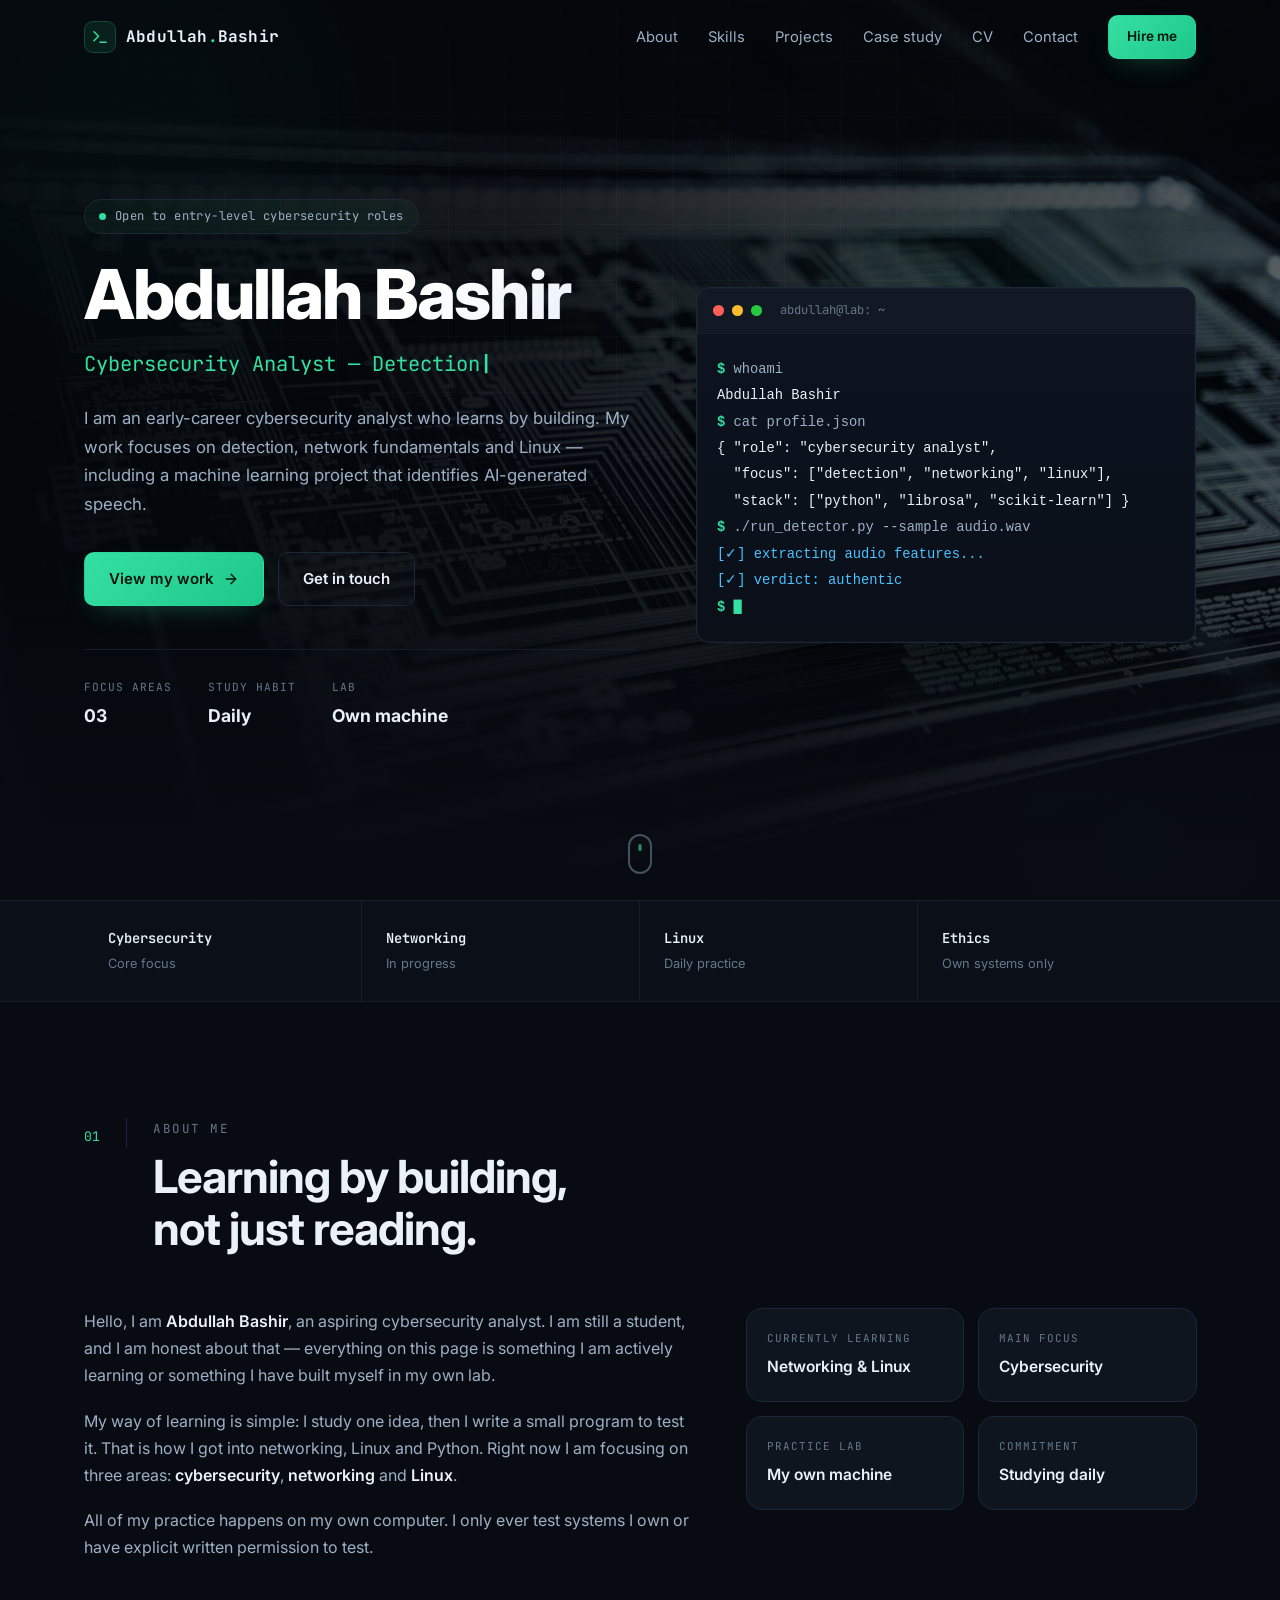
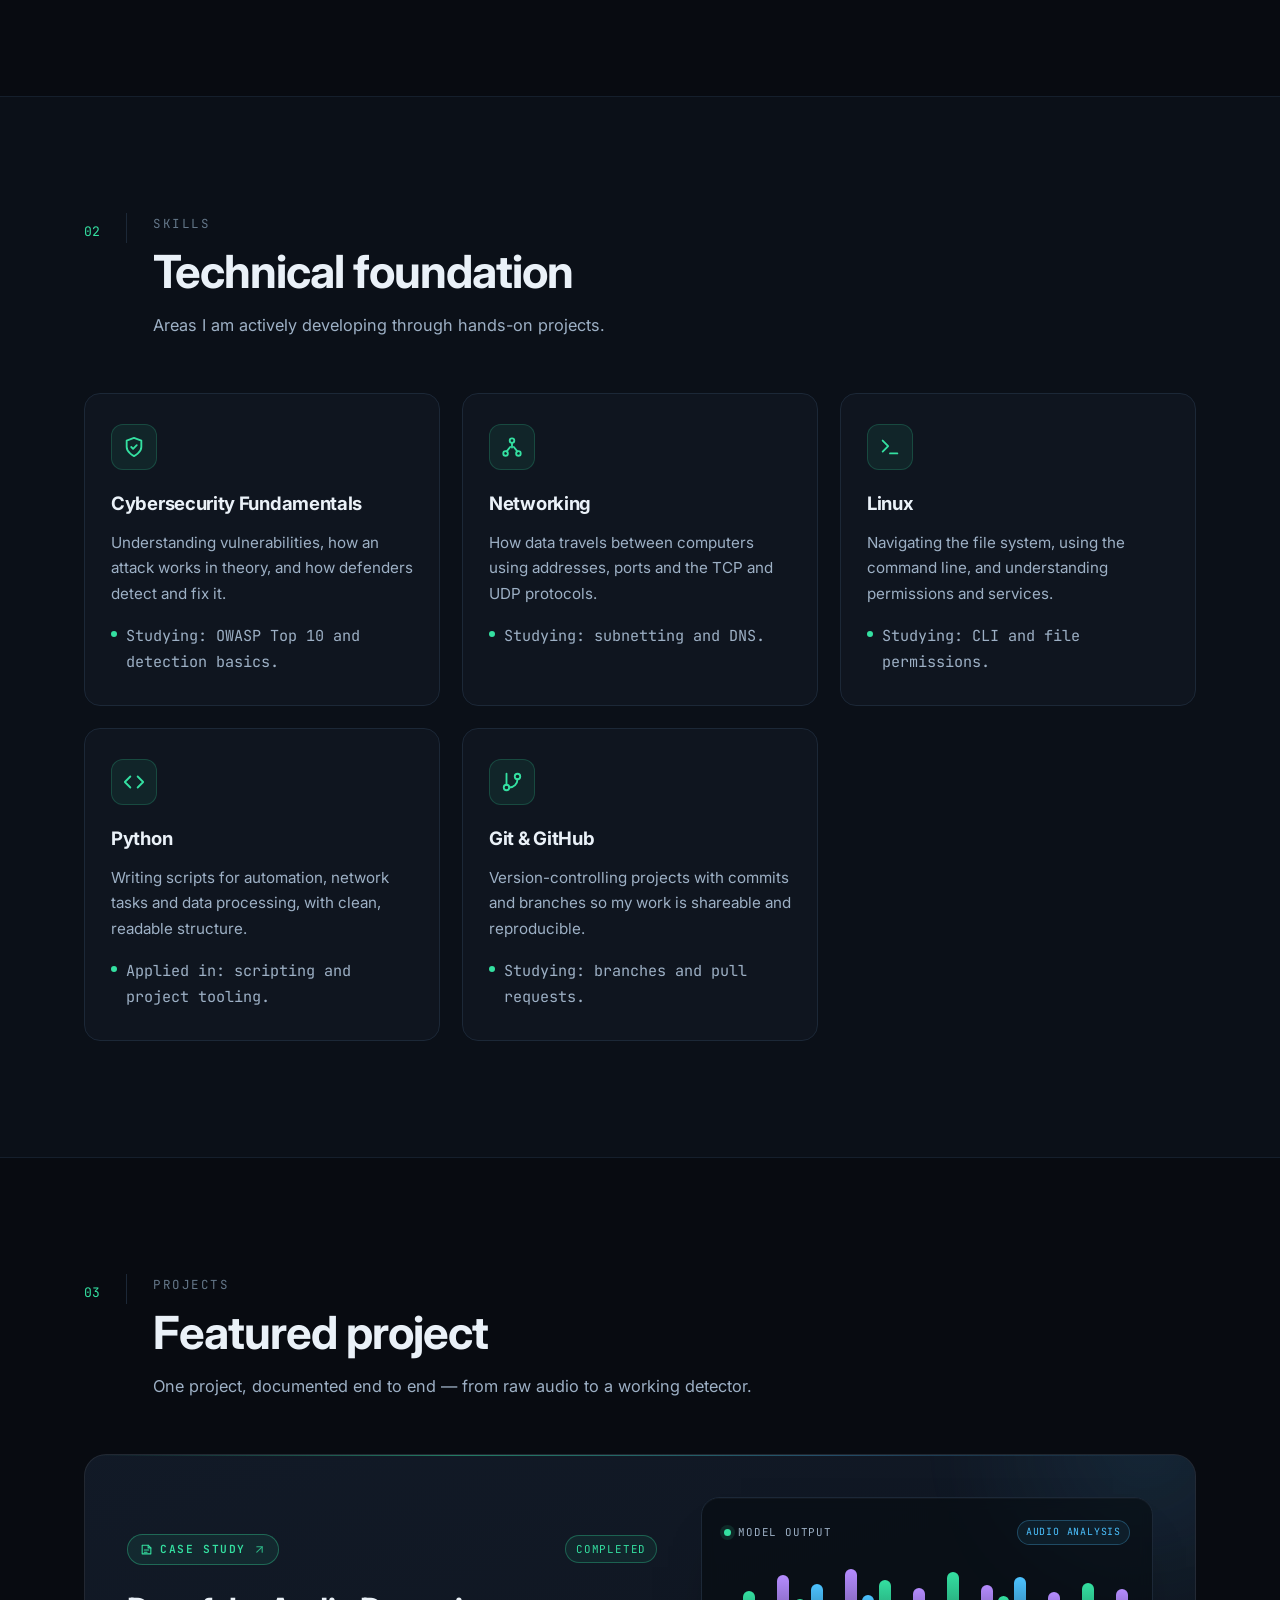
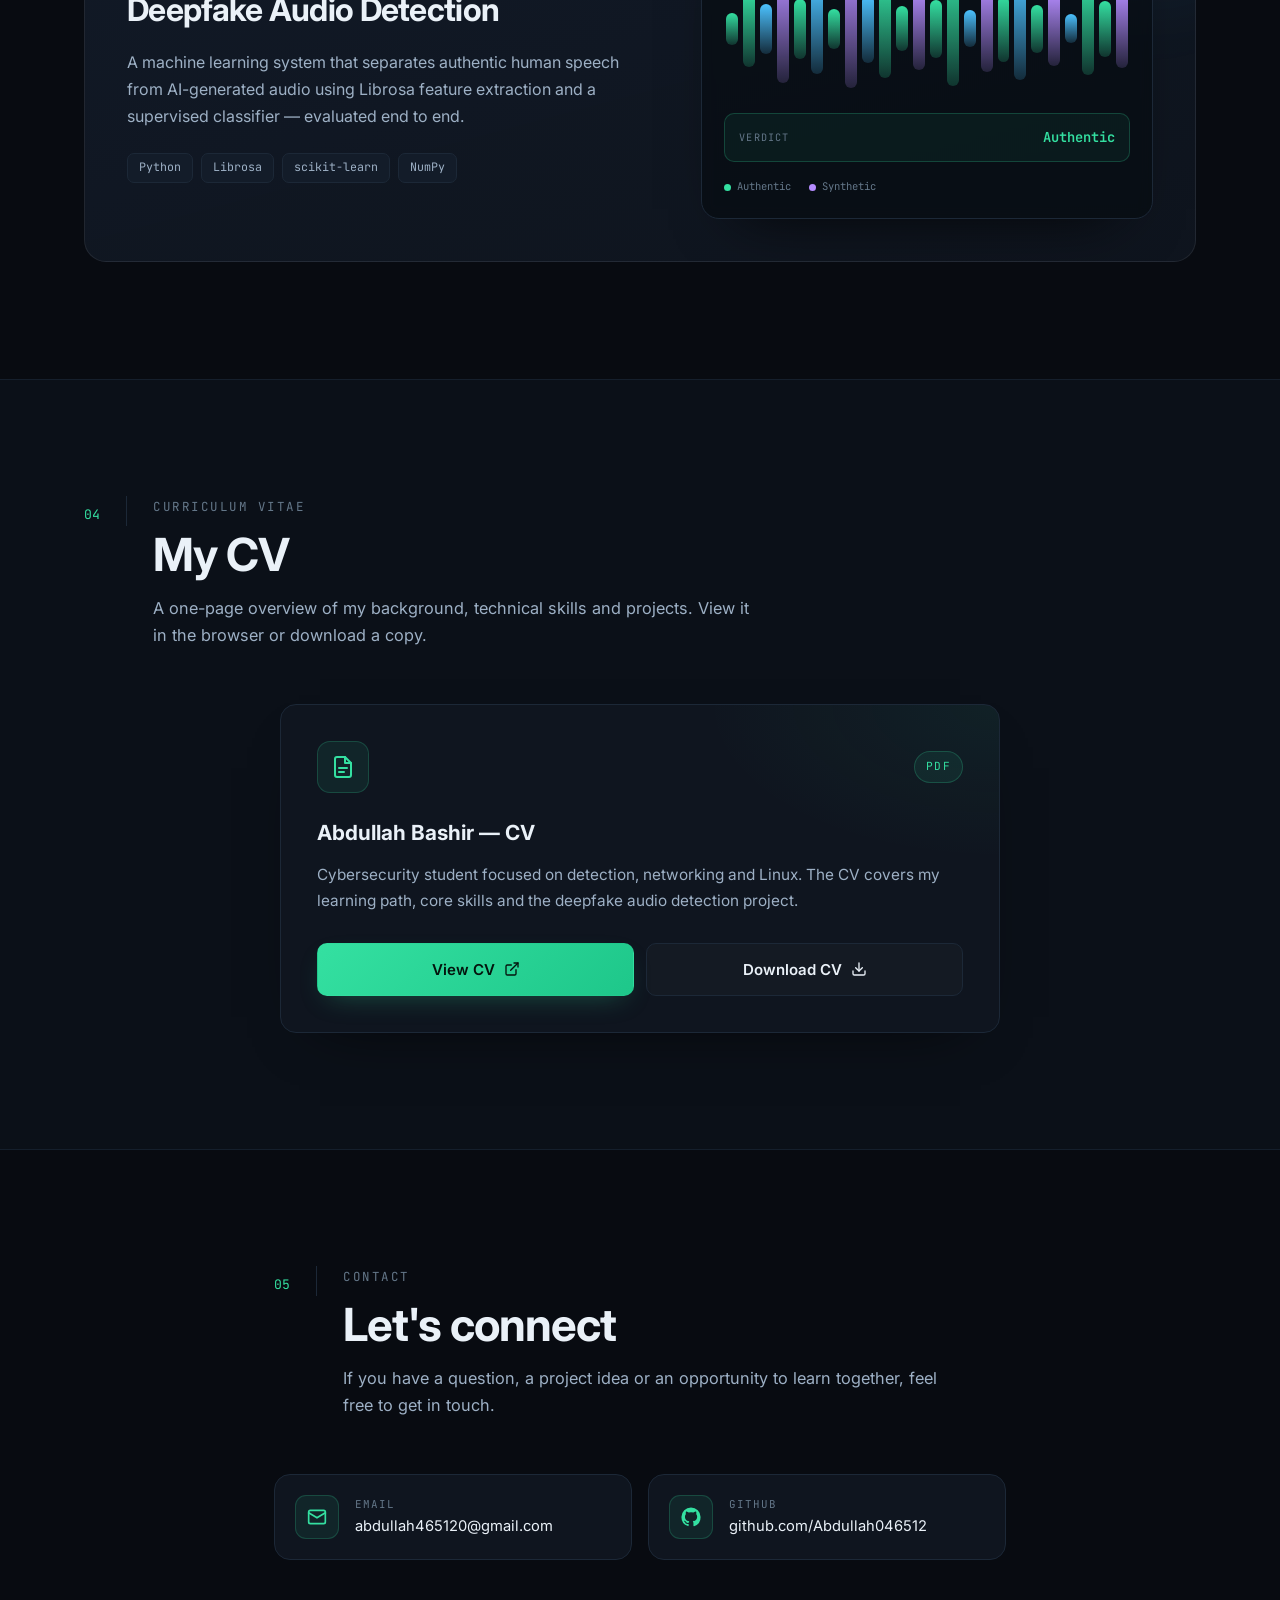
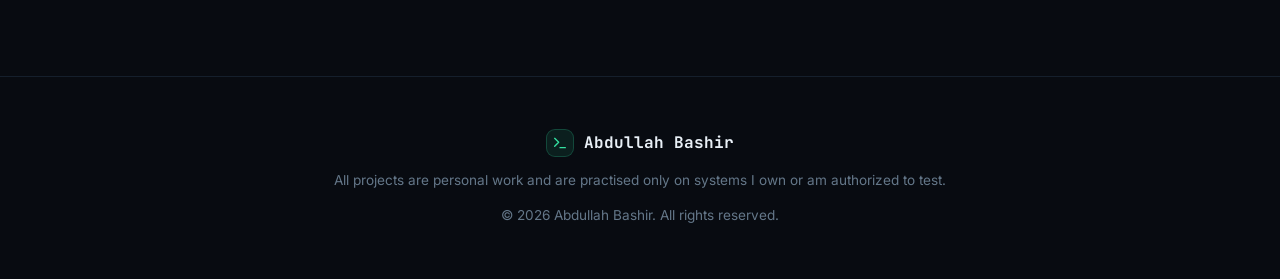
<file: index.html>
<!DOCTYPE html>
<html lang="en">
<head>
  <meta charset="UTF-8" />
  <meta name="viewport" content="width=device-width, initial-scale=1.0" />
  <meta name="description" content="Abdullah Bashir — early-career cybersecurity analyst focused on detection, networking and Linux. Building practical security tools with Python and machine learning." />
  <meta name="theme-color" content="#0a0e14" />
  <title>Abdullah Bashir | Cybersecurity Analyst &amp; Python Developer</title>
  <link rel="preconnect" href="https://fonts.googleapis.com" />
  <link rel="preconnect" href="https://fonts.gstatic.com" crossorigin />
  <link href="https://fonts.googleapis.com/css2?family=Inter:wght@400;500;600;700;800&family=JetBrains+Mono:wght@400;500;600;700&display=swap" rel="stylesheet" />
  <link rel="stylesheet" href="styles.css" />
</head>
<body>
  <a class="skip-link" href="#home">Skip to main content</a>

  <header class="site-header" id="siteHeader">
    <nav class="nav container" aria-label="Main navigation">
      <a href="#home" class="brand">
        <span class="brand-mark" aria-hidden="true">
          <svg viewBox="0 0 24 24" width="18" height="18" fill="none" stroke="currentColor" stroke-width="2" stroke-linecap="round" stroke-linejoin="round"><polyline points="4 17 10 11 4 5"></polyline><line x1="12" y1="19" x2="20" y2="19"></line></svg>
        </span>
        <span class="brand-text">Abdullah<span class="brand-dot">.</span>Bashir</span>
      </a>

      <button class="nav-toggle" id="navToggle" aria-label="Toggle menu" aria-expanded="false" aria-controls="navMenu">
        <span></span><span></span><span></span>
      </button>

      <ul class="nav-menu" id="navMenu">
        <li><a href="#about" class="nav-link">About</a></li>
        <li><a href="#skills" class="nav-link">Skills</a></li>
        <li><a href="#projects" class="nav-link">Projects</a></li>
        <li><a href="case-study.html" class="nav-link">Case study</a></li>
        <li><a href="#cv" class="nav-link">CV</a></li>
        <li><a href="#contact" class="nav-link">Contact</a></li>
        <li><a href="#contact" class="btn btn-sm btn-primary">Hire me</a></li>
      </ul>
    </nav>
  </header>

  <main>
    <!-- HERO -->
    <section class="hero" id="home">
      <div class="hero-bg" aria-hidden="true">
        <!-- Background photo: Unsplash (Unsplash License) -->
        <div class="hero-photo"></div>
        <span class="blob blob-1"></span>
        <span class="blob blob-2"></span>
        <span class="grid-overlay"></span>
      </div>

      <div class="container hero-grid">
        <div class="hero-content">
          <span class="status-pill" data-reveal>
            <span class="status-dot" aria-hidden="true"></span>
            Open to entry-level cybersecurity roles
          </span>

          <h1 class="hero-title" data-reveal>Abdullah Bashir</h1>

          <p class="hero-subtitle">
            <span id="typed" class="typed"></span><span class="cursor" aria-hidden="true">|</span>
          </p>

          <p class="hero-lead" data-reveal>
            I am an early-career cybersecurity analyst who learns by building. My work
            focuses on detection, network fundamentals and Linux — including a machine
            learning project that identifies AI-generated speech.
          </p>

          <div class="hero-actions" data-reveal>
            <a href="#projects" class="btn btn-primary">
              View my work
              <svg viewBox="0 0 24 24" width="16" height="16" fill="none" stroke="currentColor" stroke-width="2" stroke-linecap="round" stroke-linejoin="round"><line x1="5" y1="12" x2="19" y2="12"></line><polyline points="12 5 19 12 12 19"></polyline></svg>
            </a>
            <a href="#contact" class="btn btn-ghost">Get in touch</a>
          </div>

          <dl class="hero-stats" data-reveal>
            <div>
              <dt>Focus areas</dt>
              <dd>03</dd>
            </div>
            <div>
              <dt>Study habit</dt>
              <dd>Daily</dd>
            </div>
            <div>
              <dt>Lab</dt>
              <dd>Own machine</dd>
            </div>
          </dl>
        </div>

        <!-- Terminal mockup -->
        <div class="hero-terminal" data-reveal aria-hidden="true">
          <div class="terminal">
            <div class="terminal-bar">
              <span class="dot dot-r"></span>
              <span class="dot dot-y"></span>
              <span class="dot dot-g"></span>
              <span class="terminal-title">abdullah@lab: ~</span>
            </div>
            <pre class="terminal-body"><code><span class="t-prompt">$</span> whoami
<span class="t-out">Abdullah Bashir</span>
<span class="t-prompt">$</span> cat profile.json
<span class="t-out">{ "role": "cybersecurity analyst",</span>
<span class="t-out">  "focus": ["detection", "networking", "linux"],</span>
<span class="t-out">  "stack": ["python", "librosa", "scikit-learn"] }</span>
<span class="t-prompt">$</span> ./run_detector.py --sample audio.wav
<span class="t-ok">[&#10003;] extracting audio features...</span>
<span class="t-ok">[&#10003;] verdict: authentic</span>
<span class="t-prompt">$</span> <span class="t-cursor">&#9608;</span></code></pre>
          </div>
          <div class="terminal-glow" aria-hidden="true"></div>
        </div>
      </div>

      <a href="#about" class="scroll-hint" aria-label="Scroll to about section">
        <span class="mouse"><span class="wheel"></span></span>
      </a>
    </section>

    <!-- STATS STRIP -->
    <section class="strip" aria-label="Highlights">
      <div class="container strip-inner">
        <div class="strip-item" data-reveal><span class="strip-k">Cybersecurity</span><span class="strip-v">Core focus</span></div>
        <div class="strip-item" data-reveal><span class="strip-k">Networking</span><span class="strip-v">In progress</span></div>
        <div class="strip-item" data-reveal><span class="strip-k">Linux</span><span class="strip-v">Daily practice</span></div>
        <div class="strip-item" data-reveal><span class="strip-k">Ethics</span><span class="strip-v">Own systems only</span></div>
      </div>
    </section>

    <!-- ABOUT -->
    <section class="section" id="about">
      <div class="container">
        <div class="section-head" data-reveal>
          <span class="section-index">01</span>
          <div>
            <p class="eyebrow">About me</p>
            <h2 class="section-title">Learning by building,<br />not just reading.</h2>
          </div>
        </div>

        <div class="about-grid">
          <div class="about-copy" data-reveal>
            <p>
              Hello, I am <strong>Abdullah Bashir</strong>, an aspiring cybersecurity
              analyst. I am still a student, and I am honest about that — everything on
              this page is something I am actively learning or something I have built
              myself in my own lab.
            </p>
            <p>
              My way of learning is simple: I study one idea, then I write a small program
              to test it. That is how I got into networking, Linux and Python. Right now I
              am focusing on three areas: <strong>cybersecurity</strong>,
              <strong>networking</strong> and <strong>Linux</strong>.
            </p>
            <p>
              All of my practice happens on my own computer. I only ever test systems I own
              or have explicit written permission to test.
            </p>
          </div>

          <div class="stat-cards" data-reveal>
            <div class="stat-card">
              <span class="stat-label">Currently learning</span>
              <span class="stat-value">Networking &amp; Linux</span>
            </div>
            <div class="stat-card">
              <span class="stat-label">Main focus</span>
              <span class="stat-value">Cybersecurity</span>
            </div>
            <div class="stat-card">
              <span class="stat-label">Practice lab</span>
              <span class="stat-value">My own machine</span>
            </div>
            <div class="stat-card">
              <span class="stat-label">Commitment</span>
              <span class="stat-value">Studying daily</span>
            </div>
          </div>
        </div>
      </div>
    </section>

    <!-- SKILLS -->
    <section class="section section-alt" id="skills">
      <div class="container">
        <div class="section-head" data-reveal>
          <span class="section-index">02</span>
          <div>
            <p class="eyebrow">Skills</p>
            <h2 class="section-title">Technical foundation</h2>
            <p class="section-lead">Areas I am actively developing through hands-on projects.</p>
          </div>
        </div>

        <div class="card-grid">
          <article class="card skill-card" data-reveal>
            <div class="card-icon" aria-hidden="true">
              <svg viewBox="0 0 24 24" width="22" height="22" fill="none" stroke="currentColor" stroke-width="2" stroke-linecap="round" stroke-linejoin="round"><path d="M12 22s8-4 8-10V5l-8-3-8 3v7c0 6 8 10 8 10z"></path><polyline points="9 12 11 14 15 10"></polyline></svg>
            </div>
            <h3>Cybersecurity Fundamentals</h3>
            <p>Understanding vulnerabilities, how an attack works in theory, and how defenders detect and fix it.</p>
            <p class="card-note">Studying: OWASP Top 10 and detection basics.</p>
          </article>

          <article class="card skill-card" data-reveal>
            <div class="card-icon" aria-hidden="true">
              <svg viewBox="0 0 24 24" width="22" height="22" fill="none" stroke="currentColor" stroke-width="2" stroke-linecap="round" stroke-linejoin="round"><circle cx="12" cy="5" r="2.5"></circle><circle cx="5" cy="19" r="2.5"></circle><circle cx="19" cy="19" r="2.5"></circle><path d="M12 7.5v5M10 12l-4 5M14 12l4 5"></path></svg>
            </div>
            <h3>Networking</h3>
            <p>How data travels between computers using addresses, ports and the TCP and UDP protocols.</p>
            <p class="card-note">Studying: subnetting and DNS.</p>
          </article>

          <article class="card skill-card" data-reveal>
            <div class="card-icon" aria-hidden="true">
              <svg viewBox="0 0 24 24" width="22" height="22" fill="none" stroke="currentColor" stroke-width="2" stroke-linecap="round" stroke-linejoin="round"><polyline points="4 17 10 11 4 5"></polyline><line x1="12" y1="19" x2="20" y2="19"></line></svg>
            </div>
            <h3>Linux</h3>
            <p>Navigating the file system, using the command line, and understanding permissions and services.</p>
            <p class="card-note">Studying: CLI and file permissions.</p>
          </article>

          <article class="card skill-card" data-reveal>
            <div class="card-icon" aria-hidden="true">
              <svg viewBox="0 0 24 24" width="22" height="22" fill="none" stroke="currentColor" stroke-width="2" stroke-linecap="round" stroke-linejoin="round"><polyline points="16 18 22 12 16 6"></polyline><polyline points="8 6 2 12 8 18"></polyline></svg>
            </div>
            <h3>Python</h3>
            <p>Writing scripts for automation, network tasks and data processing, with clean, readable structure.</p>
            <p class="card-note">Applied in: scripting and project tooling.</p>
          </article>

          <article class="card skill-card" data-reveal>
            <div class="card-icon" aria-hidden="true">
              <svg viewBox="0 0 24 24" width="22" height="22" fill="none" stroke="currentColor" stroke-width="2" stroke-linecap="round" stroke-linejoin="round"><line x1="6" y1="3" x2="6" y2="15"></line><circle cx="18" cy="6" r="3"></circle><circle cx="6" cy="18" r="3"></circle><path d="M18 9a9 9 0 0 1-9 9"></path></svg>
            </div>
            <h3>Git &amp; GitHub</h3>
            <p>Version-controlling projects with commits and branches so my work is shareable and reproducible.</p>
            <p class="card-note">Studying: branches and pull requests.</p>
          </article>
        </div>
      </div>
    </section>

    <!-- PROJECTS -->
    <section class="section" id="projects">
      <div class="container">
        <div class="section-head" data-reveal>
          <span class="section-index">03</span>
          <div>
            <p class="eyebrow">Projects</p>
            <h2 class="section-title">Featured project</h2>
            <p class="section-lead">One project, documented end to end — from raw audio to a working detector.</p>
          </div>
        </div>

        <a class="featured-project" href="case-study.html" data-reveal aria-label="Open the Deepfake Audio Detection case study">
          <div class="featured-copy">
            <div class="project-top">
              <span class="case-label">
                <svg viewBox="0 0 24 24" width="13" height="13" fill="none" stroke="currentColor" stroke-width="2" stroke-linecap="round" stroke-linejoin="round" aria-hidden="true"><path d="M4 4h11l5 5v11H4z"></path><path d="M15 4v5h5"></path><path d="M8 13h8M8 17h5"></path></svg>
                Case Study
                <svg viewBox="0 0 24 24" width="13" height="13" fill="none" stroke="currentColor" stroke-width="2" stroke-linecap="round" stroke-linejoin="round" aria-hidden="true"><line x1="7" y1="17" x2="17" y2="7"></line><polyline points="7 7 17 7 17 17"></polyline></svg>
              </span>
              <span class="badge badge-done">Completed</span>
            </div>
            <h3>Deepfake Audio Detection</h3>
            <p>
              A machine learning system that separates authentic human speech from
              AI-generated audio using Librosa feature extraction and a supervised
              classifier — evaluated end to end.
            </p>

            <ul class="tags" aria-label="Built with">
              <li>Python</li>
              <li>Librosa</li>
              <li>scikit-learn</li>
              <li>NumPy</li>
            </ul>
          </div>

          <div class="featured-visual" aria-hidden="true">
            <div class="wave-card">
              <div class="wave-card-top">
                <span class="wave-status"><i></i>model output</span>
                <span class="wave-tag">audio analysis</span>
              </div>
              <div class="waveform">
                <span style="--h: 24%"></span><span style="--h: 58%"></span><span style="--h: 38%"></span><span style="--h: 82%"></span><span style="--h: 46%"></span><span style="--h: 68%"></span><span style="--h: 30%"></span><span style="--h: 90%"></span><span style="--h: 52%"></span><span style="--h: 74%"></span><span style="--h: 34%"></span><span style="--h: 62%"></span><span style="--h: 44%"></span><span style="--h: 86%"></span><span style="--h: 28%"></span><span style="--h: 66%"></span><span style="--h: 50%"></span><span style="--h: 78%"></span><span style="--h: 36%"></span><span style="--h: 56%"></span><span style="--h: 22%"></span><span style="--h: 70%"></span><span style="--h: 42%"></span><span style="--h: 60%"></span>
              </div>
              <div class="wave-verdict">
                <span class="verdict-label">Verdict</span>
                <span class="verdict-value">Authentic</span>
              </div>
              <div class="wave-legend">
                <span><i class="lg-real"></i>Authentic</span>
                <span><i class="lg-fake"></i>Synthetic</span>
              </div>
            </div>
          </div>
        </a>
      </div>
    </section>

    <!-- CV -->
    <section class="section section-alt" id="cv">
      <div class="container">
        <div class="section-head" data-reveal>
          <span class="section-index">04</span>
          <div>
            <p class="eyebrow">Curriculum Vitae</p>
            <h2 class="section-title">My CV</h2>
            <p class="section-lead">A one-page overview of my background, technical skills and projects. View it in the browser or download a copy.</p>
          </div>
        </div>

        <div class="cv-card" data-reveal>
          <div class="cv-top">
            <span class="cv-icon" aria-hidden="true">
              <svg viewBox="0 0 24 24" width="24" height="24" fill="none" stroke="currentColor" stroke-width="2" stroke-linecap="round" stroke-linejoin="round"><path d="M14 2H6a2 2 0 0 0-2 2v16a2 2 0 0 0 2 2h12a2 2 0 0 0 2-2V8z"></path><polyline points="14 2 14 8 20 8"></polyline><line x1="8" y1="13" x2="16" y2="13"></line><line x1="8" y1="17" x2="13" y2="17"></line></svg>
            </span>
            <span class="cv-badge">PDF</span>
          </div>
          <h3>Abdullah Bashir — CV</h3>
          <p>
            Cybersecurity student focused on detection, networking and Linux. The CV covers my
            learning path, core skills and the deepfake audio detection project.
          </p>

          <div class="cv-actions">
            <a class="btn btn-primary" href="Abdullah-Bashir-CV.pdf" target="_blank" rel="noopener noreferrer">
              View CV
              <svg viewBox="0 0 24 24" width="16" height="16" fill="none" stroke="currentColor" stroke-width="2" stroke-linecap="round" stroke-linejoin="round"><path d="M15 3h6v6"></path><path d="M10 14 21 3"></path><path d="M18 13v6a2 2 0 0 1-2 2H5a2 2 0 0 1-2-2V8a2 2 0 0 1 2-2h6"></path></svg>
            </a>
            <a class="btn btn-ghost" href="Abdullah-Bashir-CV.pdf" download="Abdullah-Bashir-CV.pdf">
              Download CV
              <svg viewBox="0 0 24 24" width="16" height="16" fill="none" stroke="currentColor" stroke-width="2" stroke-linecap="round" stroke-linejoin="round"><path d="M21 15v4a2 2 0 0 1-2 2H5a2 2 0 0 1-2-2v-4"></path><polyline points="7 10 12 15 17 10"></polyline><line x1="12" y1="15" x2="12" y2="3"></line></svg>
            </a>
          </div>
        </div>
      </div>
    </section>

    <!-- CONTACT -->
    <section class="section" id="contact">
      <div class="container contact-wrap">
        <div class="section-head" data-reveal>
          <span class="section-index">05</span>
          <div>
            <p class="eyebrow">Contact</p>
            <h2 class="section-title">Let's connect</h2>
            <p class="section-lead">If you have a question, a project idea or an opportunity to learn together, feel free to get in touch.</p>
          </div>
        </div>

        <div class="contact-links" data-reveal>
          <a class="contact-btn" href="mailto:abdullah465120@gmail.com">
            <span class="contact-icon" aria-hidden="true">
              <svg viewBox="0 0 24 24" width="20" height="20" fill="none" stroke="currentColor" stroke-width="2" stroke-linecap="round" stroke-linejoin="round"><rect x="2" y="4" width="20" height="16" rx="2"></rect><path d="m22 7-10 6L2 7"></path></svg>
            </span>
            <span class="contact-text">
              <span class="contact-key">Email</span>
              <span class="contact-val">abdullah465120@gmail.com</span>
            </span>
          </a>

          <a class="contact-btn" href="https://github.com/Abdullah046512" target="_blank" rel="noopener noreferrer">
            <span class="contact-icon" aria-hidden="true">
              <svg viewBox="0 0 24 24" width="20" height="20" fill="currentColor"><path d="M12 .5A11.5 11.5 0 0 0 .5 12a11.5 11.5 0 0 0 7.86 10.94c.58.1.79-.25.79-.56v-2c-3.2.7-3.88-1.37-3.88-1.37-.53-1.34-1.3-1.7-1.3-1.7-1.06-.72.08-.71.08-.71 1.17.08 1.79 1.2 1.79 1.2 1.04 1.79 2.73 1.27 3.4.97.1-.76.41-1.27.74-1.56-2.55-.29-5.24-1.28-5.24-5.68 0-1.25.45-2.28 1.19-3.08-.12-.29-.51-1.46.11-3.05 0 0 .96-.31 3.15 1.18a10.9 10.9 0 0 1 5.74 0c2.18-1.49 3.14-1.18 3.14-1.18.63 1.59.24 2.76.12 3.05.74.8 1.19 1.83 1.19 3.08 0 4.41-2.69 5.38-5.25 5.67.42.36.79 1.07.79 2.16v3.2c0 .31.21.67.8.56A11.5 11.5 0 0 0 23.5 12 11.5 11.5 0 0 0 12 .5z"/></svg>
            </span>
            <span class="contact-text">
              <span class="contact-key">GitHub</span>
              <span class="contact-val">github.com/Abdullah046512</span>
            </span>
          </a>
        </div>
      </div>
    </section>
  </main>

  <footer class="site-footer">
    <div class="container footer-inner">
      <div class="footer-brand">
        <span class="brand-mark" aria-hidden="true">
          <svg viewBox="0 0 24 24" width="16" height="16" fill="none" stroke="currentColor" stroke-width="2" stroke-linecap="round" stroke-linejoin="round"><polyline points="4 17 10 11 4 5"></polyline><line x1="12" y1="19" x2="20" y2="19"></line></svg>
        </span>
        Abdullah Bashir
      </div>
      <p class="footer-note">All projects are personal work and are practised only on systems I own or am authorized to test.</p>
      <p class="footer-copy">&copy; <span id="year">2026</span> Abdullah Bashir. All rights reserved.</p>
    </div>
  </footer>

  <button class="to-top" id="toTop" aria-label="Back to top">
    <svg viewBox="0 0 24 24" width="18" height="18" fill="none" stroke="currentColor" stroke-width="2" stroke-linecap="round" stroke-linejoin="round"><line x1="12" y1="19" x2="12" y2="5"></line><polyline points="5 12 12 5 19 12"></polyline></svg>
  </button>

  <script src="script.js"></script>
</body>
</html>
</file>
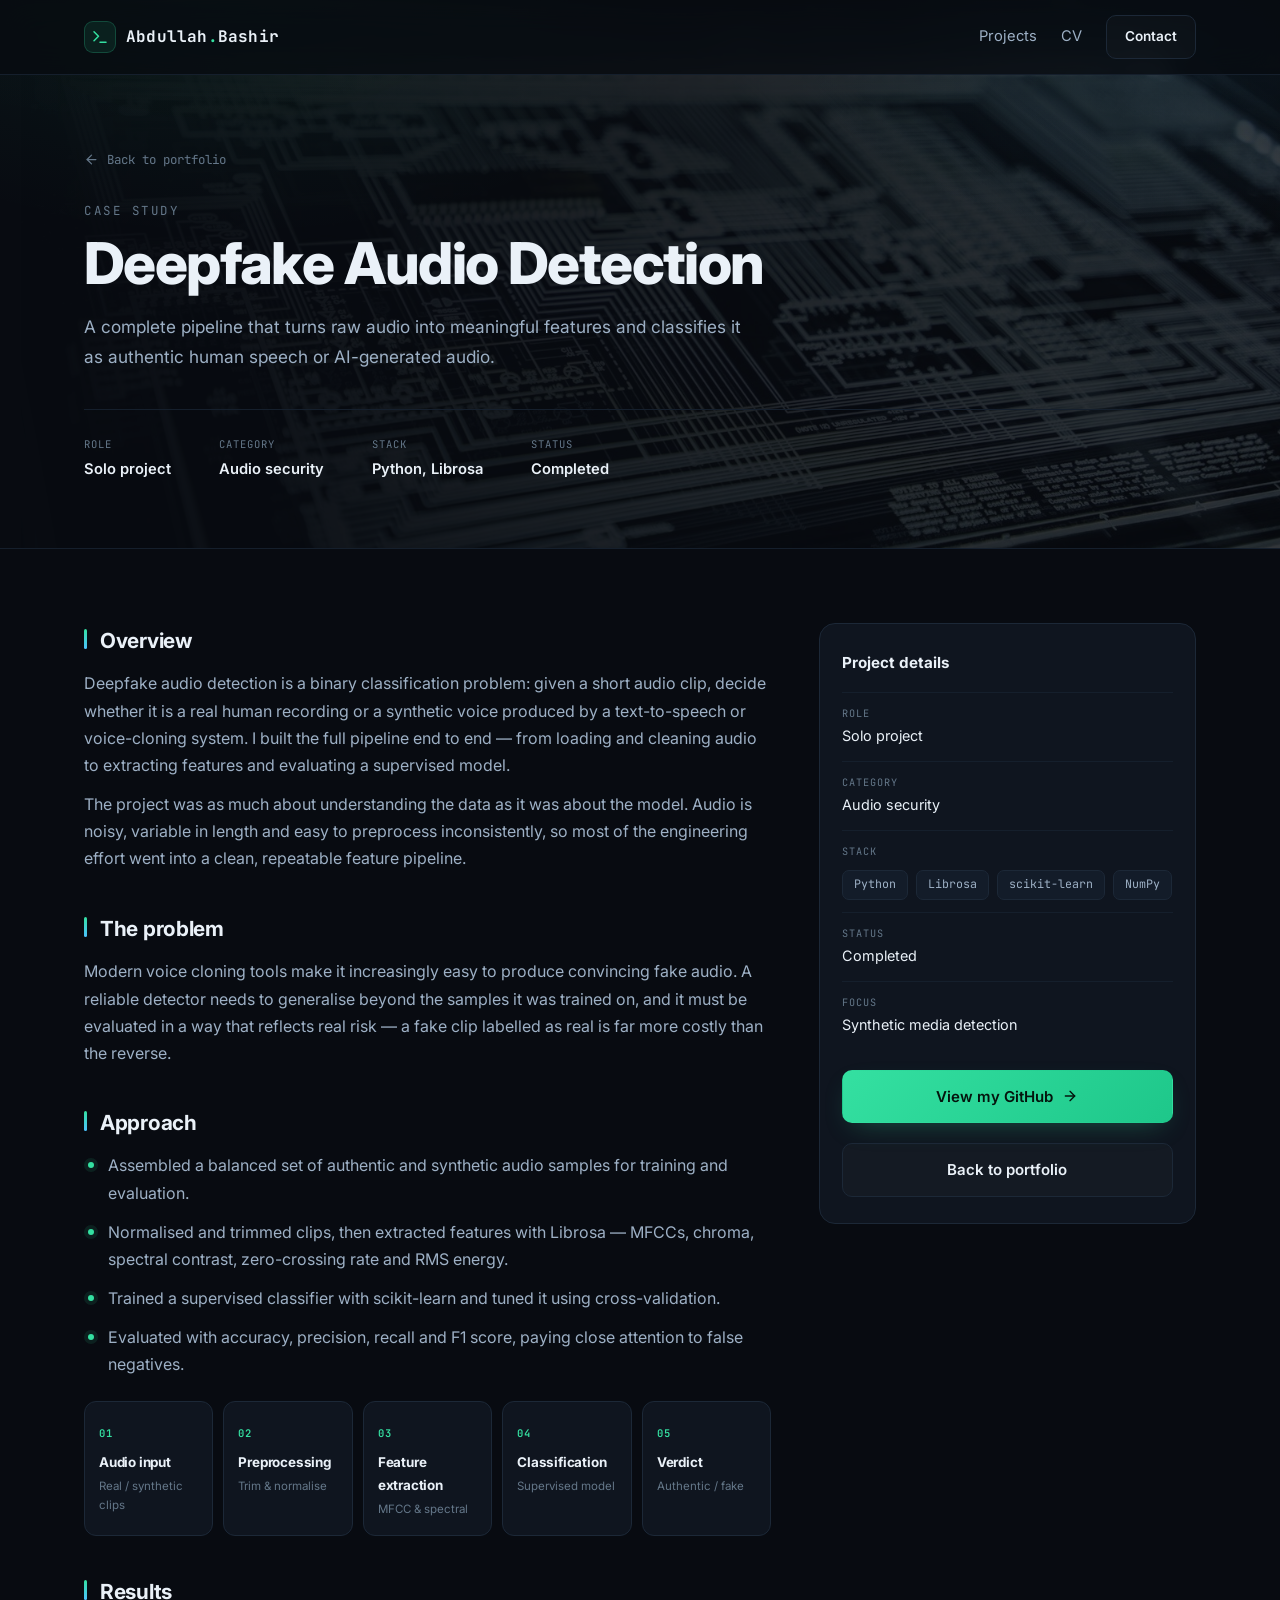
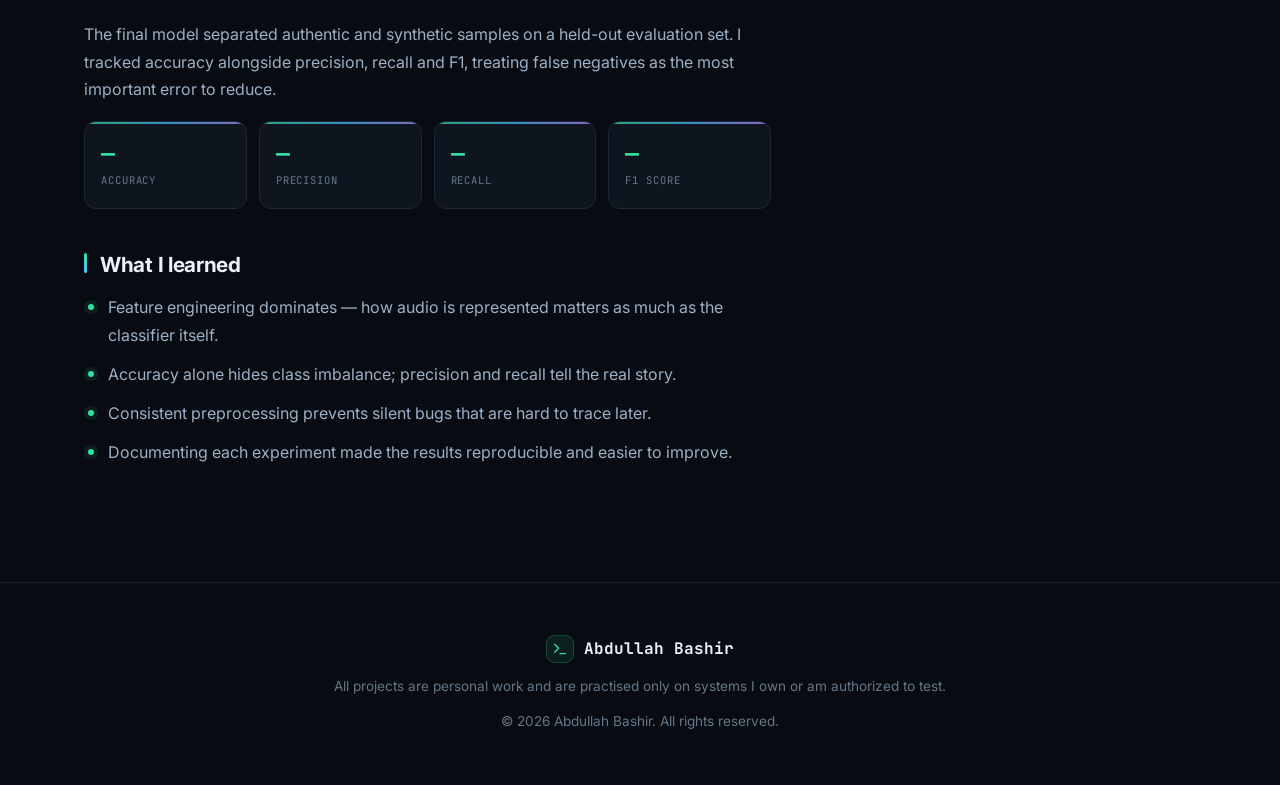
<file: case-study.html>
<!DOCTYPE html>
<html lang="en">
<head>
  <meta charset="UTF-8" />
  <meta name="viewport" content="width=device-width, initial-scale=1.0" />
  <meta name="description" content="Case study: a deepfake audio detection system built with Python, Librosa and scikit-learn — from audio preprocessing and feature extraction to model evaluation." />
  <meta name="theme-color" content="#0a0e14" />
  <title>Deepfake Audio Detection — Case Study | Abdullah Bashir</title>
  <link rel="preconnect" href="https://fonts.googleapis.com" />
  <link rel="preconnect" href="https://fonts.gstatic.com" crossorigin />
  <link href="https://fonts.googleapis.com/css2?family=Inter:wght@400;500;600;700;800&family=JetBrains+Mono:wght@400;500;600;700&display=swap" rel="stylesheet" />
  <link rel="stylesheet" href="styles.css" />
</head>
<body class="case-page">
  <a class="skip-link" href="#main">Skip to main content</a>

  <header class="site-header site-header--solid" id="siteHeader">
    <nav class="nav container" aria-label="Main navigation">
      <a href="index.html" class="brand">
        <span class="brand-mark" aria-hidden="true">
          <svg viewBox="0 0 24 24" width="18" height="18" fill="none" stroke="currentColor" stroke-width="2" stroke-linecap="round" stroke-linejoin="round"><polyline points="4 17 10 11 4 5"></polyline><line x1="12" y1="19" x2="20" y2="19"></line></svg>
        </span>
        <span class="brand-text">Abdullah<span class="brand-dot">.</span>Bashir</span>
      </a>

      <div class="case-nav">
        <a href="index.html#projects" class="nav-link">Projects</a>
        <a href="index.html#cv" class="nav-link">CV</a>
        <a href="index.html#contact" class="btn btn-sm btn-ghost">Contact</a>
      </div>
    </nav>
  </header>

  <main id="main">
    <section class="case-hero">
      <div class="container">
        <a class="back-link" href="index.html">
          <svg viewBox="0 0 24 24" width="15" height="15" fill="none" stroke="currentColor" stroke-width="2" stroke-linecap="round" stroke-linejoin="round" aria-hidden="true"><line x1="19" y1="12" x2="5" y2="12"></line><polyline points="12 19 5 12 12 5"></polyline></svg>
          Back to portfolio
        </a>

        <p class="eyebrow">Case study</p>
        <h1 class="case-title">Deepfake Audio Detection</h1>
        <p class="case-lead">
          A complete pipeline that turns raw audio into meaningful features and
          classifies it as authentic human speech or AI-generated audio.
        </p>

        <dl class="case-meta">
          <div>
            <dt>Role</dt>
            <dd>Solo project</dd>
          </div>
          <div>
            <dt>Category</dt>
            <dd>Audio security</dd>
          </div>
          <div>
            <dt>Stack</dt>
            <dd>Python, Librosa</dd>
          </div>
          <div>
            <dt>Status</dt>
            <dd>Completed</dd>
          </div>
        </dl>
      </div>
    </section>

    <section class="section case-section">
      <div class="container">
        <div class="case-grid">
          <div class="case-main">
            <div class="case-block" data-reveal>
              <h2>Overview</h2>
              <p>
                Deepfake audio detection is a binary classification problem: given a short
                audio clip, decide whether it is a real human recording or a synthetic voice
                produced by a text-to-speech or voice-cloning system. I built the full
                pipeline end to end — from loading and cleaning audio to extracting
                features and evaluating a supervised model.
              </p>
              <p>
                The project was as much about understanding the data as it was about the
                model. Audio is noisy, variable in length and easy to preprocess
                inconsistently, so most of the engineering effort went into a clean,
                repeatable feature pipeline.
              </p>
            </div>

            <div class="case-block" data-reveal>
              <h2>The problem</h2>
              <p>
                Modern voice cloning tools make it increasingly easy to produce convincing
                fake audio. A reliable detector needs to generalise beyond the samples it
                was trained on, and it must be evaluated in a way that reflects real risk —
                a fake clip labelled as real is far more costly than the reverse.
              </p>
            </div>

            <div class="case-block" data-reveal>
              <h2>Approach</h2>
              <ul class="case-list">
                <li>Assembled a balanced set of authentic and synthetic audio samples for training and evaluation.</li>
                <li>Normalised and trimmed clips, then extracted features with Librosa — MFCCs, chroma, spectral contrast, zero-crossing rate and RMS energy.</li>
                <li>Trained a supervised classifier with scikit-learn and tuned it using cross-validation.</li>
                <li>Evaluated with accuracy, precision, recall and F1 score, paying close attention to false negatives.</li>
              </ul>

              <div class="case-pipeline" aria-label="Detection pipeline">
                <div class="pipe-step">
                  <span class="pipe-num">01</span>
                  <strong>Audio input</strong>
                  <span class="pipe-sub">Real / synthetic clips</span>
                </div>
                <div class="pipe-step">
                  <span class="pipe-num">02</span>
                  <strong>Preprocessing</strong>
                  <span class="pipe-sub">Trim &amp; normalise</span>
                </div>
                <div class="pipe-step">
                  <span class="pipe-num">03</span>
                  <strong>Feature extraction</strong>
                  <span class="pipe-sub">MFCC &amp; spectral</span>
                </div>
                <div class="pipe-step">
                  <span class="pipe-num">04</span>
                  <strong>Classification</strong>
                  <span class="pipe-sub">Supervised model</span>
                </div>
                <div class="pipe-step">
                  <span class="pipe-num">05</span>
                  <strong>Verdict</strong>
                  <span class="pipe-sub">Authentic / fake</span>
                </div>
              </div>
            </div>

            <div class="case-block" data-reveal>
              <h2>Results</h2>
              <p>
                The final model separated authentic and synthetic samples on a held-out
                evaluation set. I tracked accuracy alongside precision, recall and F1,
                treating false negatives as the most important error to reduce.
              </p>
              <!-- Replace the placeholder values below with your measured metrics,
                   e.g. 94.2%, 0.93, 0.91, 0.92 -->
              <div class="metric-grid">
                <div class="metric">
                  <span class="metric-value">—</span>
                  <span class="metric-label">Accuracy</span>
                </div>
                <div class="metric">
                  <span class="metric-value">—</span>
                  <span class="metric-label">Precision</span>
                </div>
                <div class="metric">
                  <span class="metric-value">—</span>
                  <span class="metric-label">Recall</span>
                </div>
                <div class="metric">
                  <span class="metric-value">—</span>
                  <span class="metric-label">F1 score</span>
                </div>
              </div>
            </div>

            <div class="case-block" data-reveal>
              <h2>What I learned</h2>
              <ul class="case-list">
                <li>Feature engineering dominates — how audio is represented matters as much as the classifier itself.</li>
                <li>Accuracy alone hides class imbalance; precision and recall tell the real story.</li>
                <li>Consistent preprocessing prevents silent bugs that are hard to trace later.</li>
                <li>Documenting each experiment made the results reproducible and easier to improve.</li>
              </ul>
            </div>
          </div>

          <aside class="case-side" data-reveal>
            <div class="case-facts">
              <h2>Project details</h2>
              <div class="fact">
                <span class="fact-k">Role</span>
                <span class="fact-v">Solo project</span>
              </div>
              <div class="fact">
                <span class="fact-k">Category</span>
                <span class="fact-v">Audio security</span>
              </div>
              <div class="fact">
                <span class="fact-k">Stack</span>
                <ul class="tags">
                  <li>Python</li>
                  <li>Librosa</li>
                  <li>scikit-learn</li>
                  <li>NumPy</li>
                </ul>
              </div>
              <div class="fact">
                <span class="fact-k">Status</span>
                <span class="fact-v">Completed</span>
              </div>
              <div class="fact">
                <span class="fact-k">Focus</span>
                <span class="fact-v">Synthetic media detection</span>
              </div>
              <a class="btn btn-primary" href="https://github.com/Abdullah046512" target="_blank" rel="noopener noreferrer">
                View my GitHub
                <svg viewBox="0 0 24 24" width="16" height="16" fill="none" stroke="currentColor" stroke-width="2" stroke-linecap="round" stroke-linejoin="round"><line x1="5" y1="12" x2="19" y2="12"></line><polyline points="12 5 19 12 12 19"></polyline></svg>
              </a>
              <a class="btn btn-ghost back-btn" href="index.html">Back to portfolio</a>
            </div>
          </aside>
        </div>
      </div>
    </section>
  </main>

  <footer class="site-footer">
    <div class="container footer-inner">
      <div class="footer-brand">
        <span class="brand-mark" aria-hidden="true">
          <svg viewBox="0 0 24 24" width="16" height="16" fill="none" stroke="currentColor" stroke-width="2" stroke-linecap="round" stroke-linejoin="round"><polyline points="4 17 10 11 4 5"></polyline><line x1="12" y1="19" x2="20" y2="19"></line></svg>
        </span>
        Abdullah Bashir
      </div>
      <p class="footer-note">All projects are personal work and are practised only on systems I own or am authorized to test.</p>
      <p class="footer-copy">&copy; <span id="year">2026</span> Abdullah Bashir. All rights reserved.</p>
    </div>
  </footer>

  <button class="to-top" id="toTop" aria-label="Back to top">
    <svg viewBox="0 0 24 24" width="18" height="18" fill="none" stroke="currentColor" stroke-width="2" stroke-linecap="round" stroke-linejoin="round"><line x1="12" y1="19" x2="12" y2="5"></line><polyline points="5 12 12 5 19 12"></polyline></svg>
  </button>

  <script src="script.js"></script>
</body>
</html>
</file>
<file: styles.css>
/* ============ Base / Variables ============ */
:root {
  --bg: #080b11;
  --bg-alt: #0b1018;
  --surface: #0f151f;
  --surface-2: #131c29;
  --border: #1c2837;
  --border-soft: #151f2c;
  --text: #eaf1f8;
  --text-dim: #9db0c5;
  --text-mute: #647789;
  --accent: #34e0a1;
  --accent-2: #4cc2ff;
  --accent-glow: rgba(52, 224, 161, 0.35);
  --radius: 16px;
  --radius-sm: 10px;
  --maxw: 1160px;
  --mono: "JetBrains Mono", ui-monospace, SFMono-Regular, Menlo, monospace;
  --sans: "Inter", system-ui, -apple-system, Segoe UI, Roboto, sans-serif;
}

* {
  margin: 0;
  padding: 0;
  box-sizing: border-box;
}

html {
  scroll-behavior: smooth;
  scroll-padding-top: 88px;
}

body {
  font-family: var(--sans);
  background:
    radial-gradient(900px 520px at 12% -8%, rgba(52, 224, 161, 0.045), transparent 62%),
    radial-gradient(820px 480px at 92% 0%, rgba(76, 194, 255, 0.04), transparent 60%),
    var(--bg);
  color: var(--text);
  line-height: 1.7;
  overflow-x: hidden;
  -webkit-font-smoothing: antialiased;
  text-rendering: optimizeLegibility;
}

a { color: inherit; text-decoration: none; }
ul { list-style: none; }
svg { display: block; }

.container {
  width: 100%;
  max-width: var(--maxw);
  margin: 0 auto;
  padding: 0 24px;
}

.skip-link {
  position: absolute;
  left: -999px;
  top: 0;
  background: var(--accent);
  color: #04120c;
  padding: 10px 16px;
  border-radius: 0 0 8px 0;
  z-index: 200;
}
.skip-link:focus { left: 0; }

/* ============ Header / Nav ============ */
.site-header {
  position: fixed;
  top: 0; left: 0; right: 0;
  z-index: 100;
  transition: background 0.35s ease, backdrop-filter 0.35s ease, border-color 0.35s ease;
  border-bottom: 1px solid transparent;
}
.site-header.scrolled {
  background: rgba(8, 11, 17, 0.78);
  backdrop-filter: blur(16px) saturate(140%);
  -webkit-backdrop-filter: blur(16px) saturate(140%);
  border-bottom-color: var(--border-soft);
}
.site-header--solid {
  background: rgba(8, 11, 17, 0.82);
  backdrop-filter: blur(16px) saturate(140%);
  -webkit-backdrop-filter: blur(16px) saturate(140%);
  border-bottom-color: var(--border-soft);
}
.case-nav {
  display: flex;
  align-items: center;
  gap: 24px;
}

.nav {
  display: flex;
  align-items: center;
  justify-content: space-between;
  height: 74px;
}

.brand {
  display: flex;
  align-items: center;
  gap: 10px;
  font-family: var(--mono);
  font-weight: 700;
  font-size: 1rem;
  letter-spacing: 0.2px;
}
.brand-mark {
  display: grid;
  place-items: center;
  width: 32px;
  height: 32px;
  border-radius: 9px;
  color: var(--accent);
  background: rgba(52, 224, 161, 0.09);
  border: 1px solid rgba(52, 224, 161, 0.22);
}
.brand-dot { color: var(--accent); }

.nav-menu {
  display: flex;
  align-items: center;
  gap: 30px;
}
.nav-link {
  position: relative;
  font-size: 0.92rem;
  color: var(--text-dim);
  transition: color 0.2s ease;
}
.nav-link::after {
  content: "";
  position: absolute;
  left: 0; bottom: -7px;
  height: 2px; width: 0;
  border-radius: 2px;
  background: var(--accent);
  transition: width 0.28s cubic-bezier(0.22, 1, 0.36, 1);
}
.nav-link:hover, .nav-link.active { color: var(--text); }
.nav-link:hover::after, .nav-link.active::after { width: 100%; }

.nav-toggle {
  display: none;
  flex-direction: column;
  gap: 5px;
  background: none;
  border: 0;
  cursor: pointer;
  padding: 8px;
}
.nav-toggle span {
  display: block;
  width: 24px; height: 2px;
  background: var(--text);
  border-radius: 2px;
  transition: transform 0.3s ease, opacity 0.3s ease;
}
.nav-toggle.open span:nth-child(1) { transform: translateY(7px) rotate(45deg); }
.nav-toggle.open span:nth-child(2) { opacity: 0; }
.nav-toggle.open span:nth-child(3) { transform: translateY(-7px) rotate(-45deg); }

/* ============ Buttons ============ */
.btn {
  display: inline-flex;
  align-items: center;
  justify-content: center;
  gap: 9px;
  padding: 13px 24px;
  border-radius: var(--radius-sm);
  font-weight: 600;
  font-size: 0.94rem;
  cursor: pointer;
  border: 1px solid transparent;
  transition: transform 0.2s ease, box-shadow 0.25s ease, background 0.25s ease, border-color 0.25s ease, color 0.2s ease;
}
.btn-primary {
  background: linear-gradient(135deg, var(--accent), #1ec78a);
  color: #04140d;
  box-shadow: 0 10px 28px -12px var(--accent-glow);
}
.btn-primary:hover {
  transform: translateY(-2px);
  box-shadow: 0 18px 36px -12px var(--accent-glow);
}
.btn-primary svg { transition: transform 0.25s ease; }
.btn-primary:hover svg { transform: translateX(3px); }
.btn-ghost {
  background: rgba(255, 255, 255, 0.02);
  border-color: var(--border);
  color: var(--text);
}
.btn-ghost:hover {
  border-color: var(--accent);
  color: var(--accent);
  transform: translateY(-2px);
}
.btn-sm { padding: 9px 18px; font-size: 0.85rem; }

/* ============ Hero ============ */
.hero {
  position: relative;
  min-height: 100svh;
  display: flex;
  align-items: center;
  padding: 120px 0 90px;
  overflow: hidden;
}

.hero-bg { position: absolute; inset: 0; z-index: 0; }
.hero-photo {
  position: absolute;
  inset: 0;
  background:
    linear-gradient(90deg, rgba(8, 11, 17, 0.97) 0%, rgba(8, 11, 17, 0.86) 42%, rgba(8, 11, 17, 0.42) 100%),
    url("cyber-bg.jpg") center 42% / cover no-repeat;
  opacity: 0.6;
  filter: saturate(0.7) contrast(1.06);
  mask-image: linear-gradient(180deg, #000 0%, #000 62%, transparent 100%);
  -webkit-mask-image: linear-gradient(180deg, #000 0%, #000 62%, transparent 100%);
}
.blob {
  position: absolute;
  border-radius: 50%;
  filter: blur(130px);
  opacity: 0.24;
}
.blob-1 {
  width: 520px; height: 520px;
  top: -140px; left: -120px;
  background: radial-gradient(circle, rgba(52, 224, 161, 0.32), transparent 70%);
  animation: float 18s ease-in-out infinite;
}
.blob-2 {
  width: 560px; height: 560px;
  bottom: -220px; right: -140px;
  background: radial-gradient(circle, rgba(76, 194, 255, 0.24), transparent 70%);
  animation: float 22s ease-in-out infinite reverse;
}
.grid-overlay {
  position: absolute;
  inset: 0;
  background-image:
    linear-gradient(rgba(255, 255, 255, 0.022) 1px, transparent 1px),
    linear-gradient(90deg, rgba(255, 255, 255, 0.022) 1px, transparent 1px);
  background-size: 56px 56px;
  mask-image: radial-gradient(ellipse 72% 62% at 50% 35%, #000 20%, transparent 78%);
  -webkit-mask-image: radial-gradient(ellipse 72% 62% at 50% 35%, #000 20%, transparent 78%);
}
.hero::after {
  content: "";
  position: absolute;
  inset: 0;
  z-index: 0;
  pointer-events: none;
  background: linear-gradient(180deg, transparent 55%, rgba(8, 11, 17, 0.65) 100%);
}

.hero-grid {
  position: relative;
  z-index: 1;
  display: grid;
  grid-template-columns: 1.05fr 0.95fr;
  gap: 60px;
  align-items: center;
}

.status-pill {
  display: inline-flex;
  align-items: center;
  gap: 9px;
  font-family: var(--mono);
  font-size: 0.76rem;
  letter-spacing: 0.4px;
  color: var(--text-dim);
  padding: 6px 14px;
  border: 1px solid var(--border);
  border-radius: 999px;
  background: rgba(52, 224, 161, 0.04);
  margin-bottom: 26px;
}
.status-dot {
  width: 7px; height: 7px;
  border-radius: 50%;
  background: var(--accent);
  box-shadow: 0 0 0 0 rgba(52, 224, 161, 0.6);
  animation: pulse 2.2s ease-out infinite;
}

.hero-title {
  font-size: clamp(2.7rem, 6vw, 4.3rem);
  line-height: 1.04;
  font-weight: 800;
  letter-spacing: -1.8px;
  background: linear-gradient(115deg, #ffffff 30%, #d8e6f5 62%, var(--accent) 100%);
  background-size: 200% auto;
  -webkit-background-clip: text;
  background-clip: text;
  color: transparent;
  animation: shimmer 12s linear infinite;
}

.hero-subtitle {
  font-family: var(--mono);
  font-size: clamp(1rem, 2.4vw, 1.28rem);
  color: var(--text-dim);
  margin-top: 16px;
  min-height: 1.6em;
}
.typed { color: var(--accent); }
.cursor {
  color: var(--accent);
  animation: blink 1s step-end infinite;
  font-weight: 700;
}

.hero-lead {
  margin-top: 22px;
  max-width: 560px;
  color: var(--text-dim);
  font-size: 1.05rem;
}

.hero-actions {
  margin-top: 34px;
  display: flex;
  flex-wrap: wrap;
  gap: 14px;
}

.hero-stats {
  margin-top: 44px;
  display: flex;
  flex-wrap: wrap;
  gap: 36px;
  padding-top: 28px;
  border-top: 1px solid var(--border-soft);
}
.hero-stats dt {
  font-family: var(--mono);
  font-size: 0.7rem;
  text-transform: uppercase;
  letter-spacing: 1px;
  color: var(--text-mute);
  margin-bottom: 4px;
}
.hero-stats dd {
  font-size: 1.1rem;
  font-weight: 700;
  color: var(--text);
}

/* ============ Terminal ============ */
.hero-terminal { position: relative; }
.terminal {
  position: relative;
  z-index: 1;
  border: 1px solid var(--border);
  border-radius: 14px;
  background: linear-gradient(180deg, #0d1420, #0a0f18);
  box-shadow: 0 40px 80px -40px rgba(0, 0, 0, 0.9), 0 0 0 1px rgba(255, 255, 255, 0.02) inset;
  overflow: hidden;
}
.terminal-bar {
  display: flex;
  align-items: center;
  gap: 8px;
  padding: 12px 16px;
  border-bottom: 1px solid var(--border-soft);
  background: rgba(255, 255, 255, 0.02);
}
.dot { width: 11px; height: 11px; border-radius: 50%; }
.dot-r { background: #ff5f56; }
.dot-y { background: #ffbd2e; }
.dot-g { background: #27c93f; }
.terminal-title {
  margin-left: 10px;
  font-family: var(--mono);
  font-size: 0.76rem;
  color: var(--text-mute);
}
.terminal-body {
  padding: 22px 20px;
  font-family: var(--mono);
  font-size: 0.86rem;
  line-height: 1.85;
  color: var(--text-dim);
  overflow-x: auto;
}
.t-prompt { color: var(--accent); font-weight: 700; }
.t-out { color: var(--text); }
.t-ok { color: var(--accent-2); }
.t-cursor { color: var(--accent); animation: blink 1.1s step-end infinite; }
.terminal-glow {
  position: absolute;
  inset: -30px;
  background: radial-gradient(circle at 60% 40%, var(--accent-glow), transparent 65%);
  filter: blur(60px);
  opacity: 0.3;
  z-index: 0;
}

.scroll-hint {
  position: absolute;
  left: 50%;
  bottom: 26px;
  transform: translateX(-50%);
  z-index: 1;
  opacity: 0.65;
}
.mouse {
  display: block;
  width: 24px; height: 40px;
  border: 2px solid var(--text-mute);
  border-radius: 13px;
  position: relative;
}
.wheel {
  position: absolute;
  left: 50%; top: 8px;
  width: 3px; height: 7px;
  border-radius: 3px;
  background: var(--accent);
  transform: translateX(-50%);
  animation: wheel 1.6s ease-in-out infinite;
}

/* ============ Strip ============ */
.strip {
  border-top: 1px solid var(--border-soft);
  border-bottom: 1px solid var(--border-soft);
  background: var(--bg-alt);
}
.strip-inner {
  display: grid;
  grid-template-columns: repeat(4, 1fr);
}
.strip-item {
  padding: 26px 24px;
  display: flex;
  flex-direction: column;
  gap: 3px;
  border-right: 1px solid var(--border-soft);
}
.strip-item:last-child { border-right: 0; }
.strip-k {
  font-family: var(--mono);
  font-size: 0.86rem;
  font-weight: 600;
  color: var(--text);
}
.strip-v {
  font-size: 0.8rem;
  color: var(--text-mute);
}

/* ============ Sections ============ */
.section {
  padding: 116px 0;
  position: relative;
}
.section-alt {
  background: var(--bg-alt);
  border-top: 1px solid var(--border-soft);
  border-bottom: 1px solid var(--border-soft);
}

.section-head {
  display: flex;
  gap: 26px;
  align-items: flex-start;
  margin-bottom: 54px;
}
.section-index {
  font-family: var(--mono);
  font-size: 0.82rem;
  color: var(--accent);
  padding-top: 8px;
  padding-right: 26px;
  border-right: 1px solid var(--border);
  flex-shrink: 0;
}
.eyebrow {
  font-family: var(--mono);
  font-size: 0.78rem;
  letter-spacing: 2.5px;
  text-transform: uppercase;
  color: var(--text-mute);
  margin-bottom: 12px;
}
.section-title {
  font-size: clamp(1.9rem, 4.4vw, 2.85rem);
  line-height: 1.13;
  font-weight: 700;
  letter-spacing: -1px;
}
.section-lead {
  color: var(--text-dim);
  max-width: 600px;
  margin-top: 14px;
  font-size: 1.02rem;
}

/* ============ About ============ */
.about-grid {
  display: grid;
  grid-template-columns: 1.15fr 0.85fr;
  gap: 52px;
  align-items: start;
}
.about-copy p { color: var(--text-dim); margin-bottom: 18px; }
.about-copy strong { color: var(--text); font-weight: 600; }

.stat-cards {
  display: grid;
  grid-template-columns: repeat(2, 1fr);
  gap: 14px;
}
.stat-card {
  position: relative;
  background: var(--surface);
  border: 1px solid var(--border);
  border-radius: var(--radius);
  padding: 20px;
  display: flex;
  flex-direction: column;
  gap: 7px;
  overflow: hidden;
  transition: transform 0.25s ease, border-color 0.25s ease;
}
.stat-card::after {
  content: "";
  position: absolute;
  top: 0; left: 0;
  width: 100%; height: 2px;
  background: linear-gradient(90deg, var(--accent), transparent);
  opacity: 0;
  transition: opacity 0.25s ease;
}
.stat-card:hover { transform: translateY(-4px); border-color: var(--accent); }
.stat-card:hover::after { opacity: 1; }
.stat-label {
  font-family: var(--mono);
  font-size: 0.68rem;
  text-transform: uppercase;
  letter-spacing: 1px;
  color: var(--text-mute);
}
.stat-value { font-weight: 600; font-size: 0.97rem; }

/* ============ Cards ============ */
.card-grid {
  display: grid;
  grid-template-columns: repeat(auto-fit, minmax(280px, 1fr));
  gap: 22px;
}
.card {
  position: relative;
  background: var(--surface);
  border: 1px solid var(--border);
  border-radius: var(--radius);
  padding: 30px 26px;
  transition: transform 0.3s ease, border-color 0.3s ease, box-shadow 0.3s ease, background 0.3s ease;
  overflow: hidden;
}
.card:hover {
  transform: translateY(-6px);
  border-color: rgba(52, 224, 161, 0.45);
  background: var(--surface-2);
  box-shadow: 0 26px 50px -32px rgba(0, 0, 0, 0.95);
}
.card h3 {
  font-size: 1.16rem;
  font-weight: 700;
  margin-bottom: 10px;
  letter-spacing: -0.3px;
}
.card p { color: var(--text-dim); font-size: 0.95rem; }

.card-icon {
  width: 46px; height: 46px;
  border-radius: 12px;
  display: grid;
  place-items: center;
  color: var(--accent);
  background: rgba(52, 224, 161, 0.08);
  border: 1px solid rgba(52, 224, 161, 0.2);
  margin-bottom: 18px;
}

.card-note {
  margin-top: 16px;
  font-family: var(--mono);
  font-size: 0.76rem;
  color: var(--text-mute);
  padding-left: 15px;
  position: relative;
}
.card-note::before {
  content: "";
  position: absolute;
  left: 0; top: 8px;
  width: 6px; height: 6px;
  border-radius: 50%;
  background: var(--accent);
}

.project-top {
  display: flex;
  align-items: center;
  justify-content: space-between;
  margin-bottom: 18px;
}
.project-num {
  font-family: var(--mono);
  font-size: 0.78rem;
  color: var(--text-mute);
}
.badge {
  font-family: var(--mono);
  font-size: 0.68rem;
  letter-spacing: 0.8px;
  text-transform: uppercase;
  color: var(--accent-2);
  border: 1px solid rgba(76, 194, 255, 0.32);
  background: rgba(76, 194, 255, 0.07);
  padding: 4px 10px;
  border-radius: 999px;
}
.badge-done {
  color: var(--accent);
  border-color: rgba(52, 224, 161, 0.32);
  background: rgba(52, 224, 161, 0.07);
}

/* ============ Featured project ============ */
.featured-project {
  position: relative;
  display: grid;
  grid-template-columns: 1.08fr 0.92fr;
  gap: 44px;
  align-items: center;
  padding: 42px;
  border-radius: calc(var(--radius) + 6px);
  background: linear-gradient(165deg, rgba(19, 28, 41, 0.92), rgba(15, 21, 31, 0.96));
  border: 1px solid rgba(255, 255, 255, 0.075);
  overflow: hidden;
  transition: transform 0.35s ease, box-shadow 0.35s ease, border-color 0.35s ease;
}
.featured-project::before {
  content: "";
  position: absolute;
  top: 0;
  left: 0;
  right: 0;
  height: 1px;
  background: linear-gradient(90deg, transparent, rgba(52, 224, 161, 0.55), rgba(76, 194, 255, 0.35), transparent);
  opacity: 0.9;
}
.featured-project::after {
  content: "";
  position: absolute;
  width: 420px;
  height: 420px;
  right: -160px;
  top: -220px;
  border-radius: 50%;
  background: radial-gradient(circle, rgba(76, 194, 255, 0.09), transparent 70%);
  filter: blur(20px);
  pointer-events: none;
}
.featured-project:hover {
  transform: translateY(-4px);
  border-color: rgba(52, 224, 161, 0.28);
  box-shadow: 0 40px 80px -50px rgba(0, 0, 0, 0.95);
}
.featured-project:focus-visible {
  outline: 2px solid var(--accent);
  outline-offset: 3px;
}
.featured-copy, .featured-visual { position: relative; z-index: 1; }
.featured-copy h3 {
  font-size: clamp(1.5rem, 3vw, 2rem);
  letter-spacing: -0.7px;
  margin: 14px 0 12px;
}
.featured-copy > p {
  color: var(--text-dim);
  font-size: 1rem;
  max-width: 500px;
}
.featured-copy .tags { margin-top: 22px; }
.case-label {
  display: inline-flex;
  align-items: center;
  gap: 7px;
  font-family: var(--mono);
  font-size: 0.7rem;
  font-weight: 600;
  letter-spacing: 1.6px;
  text-transform: uppercase;
  color: var(--accent);
  border: 1px solid rgba(52, 224, 161, 0.35);
  background: rgba(52, 224, 161, 0.08);
  padding: 5px 12px;
  border-radius: 999px;
  transition: border-color 0.25s ease, background 0.25s ease;
}
.case-label svg:last-child { opacity: 0.75; transition: transform 0.25s ease; }
.featured-project:hover .case-label { border-color: rgba(52, 224, 161, 0.6); background: rgba(52, 224, 161, 0.12); }
.featured-project:hover .case-label svg:last-child { transform: translate(2px, -2px); }

/* Waveform visual */
.wave-card {
  position: relative;
  padding: 22px;
  border-radius: 18px;
  background: rgba(6, 10, 16, 0.62);
  border: 1px solid var(--border);
  box-shadow: 0 30px 60px -40px rgba(0, 0, 0, 0.95), inset 0 1px 0 rgba(255, 255, 255, 0.03);
  backdrop-filter: blur(6px);
}
.wave-card-top {
  display: flex;
  align-items: center;
  justify-content: space-between;
  gap: 10px;
  margin-bottom: 18px;
}
.wave-status {
  display: inline-flex;
  align-items: center;
  gap: 7px;
  font-family: var(--mono);
  font-size: 0.68rem;
  letter-spacing: 0.8px;
  text-transform: uppercase;
  color: var(--text-dim);
}
.wave-status i {
  width: 7px;
  height: 7px;
  border-radius: 50%;
  background: var(--accent);
  box-shadow: 0 0 0 4px rgba(52, 224, 161, 0.12);
}
.wave-tag {
  font-family: var(--mono);
  font-size: 0.62rem;
  letter-spacing: 0.8px;
  text-transform: uppercase;
  color: var(--accent-2);
  border: 1px solid rgba(76, 194, 255, 0.28);
  background: rgba(76, 194, 255, 0.07);
  padding: 3px 8px;
  border-radius: 999px;
}
.waveform {
  display: flex;
  align-items: center;
  gap: 5px;
  height: 132px;
  padding: 0 2px;
}
.waveform span {
  flex: 1;
  height: var(--h);
  min-width: 3px;
  border-radius: 999px;
  background: linear-gradient(180deg, var(--accent), rgba(52, 224, 161, 0.18));
}
.waveform span:nth-child(3n) {
  background: linear-gradient(180deg, var(--accent-2), rgba(76, 194, 255, 0.16));
}
.waveform span:nth-child(4n) {
  background: linear-gradient(180deg, #b58cff, rgba(181, 140, 255, 0.16));
}
.wave-verdict {
  display: flex;
  align-items: center;
  justify-content: space-between;
  gap: 12px;
  margin-top: 18px;
  padding: 12px 14px;
  border-radius: 10px;
  background: rgba(52, 224, 161, 0.06);
  border: 1px solid rgba(52, 224, 161, 0.22);
}
.verdict-label {
  font-family: var(--mono);
  font-size: 0.64rem;
  letter-spacing: 1.2px;
  text-transform: uppercase;
  color: var(--text-mute);
}
.verdict-value {
  font-family: var(--mono);
  font-size: 0.86rem;
  font-weight: 600;
  color: var(--accent);
}
.wave-legend {
  display: flex;
  gap: 18px;
  margin-top: 16px;
  font-family: var(--mono);
  font-size: 0.66rem;
  color: var(--text-mute);
}
.wave-legend span { display: inline-flex; align-items: center; gap: 6px; }
.wave-legend i { width: 7px; height: 7px; border-radius: 50%; }
.lg-real { background: var(--accent); }
.lg-fake { background: #b58cff; }


/* ============ Case study ============ */
.case-grid {
  display: grid;
  grid-template-columns: minmax(0, 1.55fr) minmax(0, 0.85fr);
  gap: 48px;
  align-items: start;
}
.case-main {
  display: flex;
  flex-direction: column;
  gap: 38px;
}
.case-block h2 {
  position: relative;
  font-size: 1.16rem;
  font-weight: 700;
  letter-spacing: -0.3px;
  padding-left: 16px;
  margin-bottom: 12px;
}
.case-block h2::before {
  content: "";
  position: absolute;
  left: 0;
  top: 0.28em;
  width: 3px;
  height: 0.95em;
  border-radius: 3px;
  background: linear-gradient(180deg, var(--accent), var(--accent-2));
}
.case-block p {
  color: var(--text-dim);
  font-size: 0.98rem;
  margin-bottom: 12px;
}
.case-block p:last-child { margin-bottom: 0; }

.case-list {
  display: grid;
  gap: 12px;
  margin-top: 6px;
}
.case-list li {
  position: relative;
  padding-left: 24px;
  color: var(--text-dim);
  font-size: 0.95rem;
}
.case-list li::before {
  content: "";
  position: absolute;
  left: 4px;
  top: 0.62em;
  width: 6px;
  height: 6px;
  border-radius: 50%;
  background: var(--accent);
  box-shadow: 0 0 0 4px rgba(52, 224, 161, 0.1);
}

.case-pipeline {
  display: grid;
  grid-template-columns: repeat(5, 1fr);
  gap: 10px;
  margin-top: 22px;
}
.pipe-step {
  position: relative;
  background: var(--surface);
  border: 1px solid var(--border);
  border-radius: 12px;
  padding: 16px 14px;
  transition: transform 0.25s ease, border-color 0.25s ease;
}
.pipe-step:hover { transform: translateY(-3px); border-color: rgba(52, 224, 161, 0.4); }
.pipe-num {
  font-family: var(--mono);
  font-size: 0.66rem;
  font-weight: 600;
  letter-spacing: 1px;
  color: var(--accent);
}
.pipe-step strong {
  display: block;
  font-size: 0.84rem;
  margin-top: 6px;
  letter-spacing: -0.2px;
}
.pipe-sub {
  display: block;
  margin-top: 3px;
  font-size: 0.72rem;
  color: var(--text-mute);
}

.metric-grid {
  display: grid;
  grid-template-columns: repeat(4, 1fr);
  gap: 12px;
  margin-top: 18px;
}
.metric {
  position: relative;
  background: var(--surface);
  border: 1px solid var(--border);
  border-radius: 12px;
  padding: 18px 16px;
  overflow: hidden;
  transition: transform 0.25s ease, border-color 0.25s ease;
}
.metric::before {
  content: "";
  position: absolute;
  top: 0;
  left: 0;
  width: 100%;
  height: 2px;
  background: linear-gradient(90deg, var(--accent), var(--accent-2), #b58cff);
  opacity: 0.7;
}
.metric:hover { transform: translateY(-3px); border-color: rgba(52, 224, 161, 0.4); }
.metric-value {
  display: block;
  font-family: var(--mono);
  font-size: 1.45rem;
  font-weight: 700;
  line-height: 1.2;
  color: var(--accent);
}
.metric-label {
  display: block;
  margin-top: 4px;
  font-family: var(--mono);
  font-size: 0.66rem;
  letter-spacing: 0.9px;
  text-transform: uppercase;
  color: var(--text-mute);
}

.case-side { position: sticky; top: 100px; }
.case-facts {
  background: var(--surface);
  border: 1px solid var(--border);
  border-radius: var(--radius);
  padding: 26px 22px;
}
.case-facts h2 {
  font-size: 0.95rem;
  font-weight: 700;
  margin-bottom: 16px;
}
.fact {
  display: flex;
  flex-direction: column;
  gap: 2px;
  padding: 12px 0;
  border-top: 1px solid var(--border-soft);
}
.fact-k {
  font-family: var(--mono);
  font-size: 0.64rem;
  letter-spacing: 1px;
  text-transform: uppercase;
  color: var(--text-mute);
}
.fact-v { font-size: 0.9rem; color: var(--text); }
.fact .tags { margin-top: 8px; }
.case-facts .btn { width: 100%; margin-top: 20px; }

/* ============ Case study page ============ */
.case-hero {
  position: relative;
  padding: 148px 0 66px;
  border-bottom: 1px solid var(--border-soft);
  background:
    radial-gradient(720px 360px at 18% 0%, rgba(52, 224, 161, 0.06), transparent 66%),
    radial-gradient(620px 320px at 92% 8%, rgba(76, 194, 255, 0.05), transparent 62%);
  overflow: hidden;
}
.case-hero::before {
  content: "";
  position: absolute;
  inset: 0;
  background: url("cyber-bg.jpg") center 40% / cover no-repeat;
  opacity: 0.24;
  filter: saturate(0.7) brightness(0.75);
  mask-image: linear-gradient(90deg, transparent 0%, rgba(0, 0, 0, 0.6) 55%, #000 100%);
  -webkit-mask-image: linear-gradient(90deg, transparent 0%, rgba(0, 0, 0, 0.6) 55%, #000 100%);
  pointer-events: none;
}
.case-hero > .container { position: relative; z-index: 1; }
.back-link {
  display: inline-flex;
  align-items: center;
  gap: 8px;
  font-family: var(--mono);
  font-size: 0.78rem;
  color: var(--text-mute);
  margin-bottom: 30px;
  transition: color 0.2s ease, gap 0.25s ease;
}
.back-link:hover { color: var(--accent); gap: 12px; }
.case-title {
  font-size: clamp(2.2rem, 5.4vw, 3.6rem);
  line-height: 1.06;
  font-weight: 800;
  letter-spacing: -1.6px;
  max-width: 820px;
  margin-top: 10px;
}
.case-lead {
  color: var(--text-dim);
  font-size: 1.08rem;
  max-width: 660px;
  margin-top: 18px;
}
.case-meta {
  display: flex;
  flex-wrap: wrap;
  gap: 28px 48px;
  margin-top: 38px;
  padding-top: 26px;
  border-top: 1px solid var(--border-soft);
}
.case-meta dt {
  font-family: var(--mono);
  font-size: 0.66rem;
  letter-spacing: 1px;
  text-transform: uppercase;
  color: var(--text-mute);
  margin-bottom: 3px;
}
.case-meta dd { font-size: 0.92rem; font-weight: 600; }
.case-section { padding-top: 74px; }
.case-section .case-block h2 { font-size: 1.3rem; }
.case-section .case-block p,
.case-section .case-list li { font-size: 1rem; }
.back-btn { margin-top: 10px; }

.tags {
  display: flex;
  flex-wrap: wrap;
  gap: 8px;
  margin-top: 18px;
}
.tags li {
  font-family: var(--mono);
  font-size: 0.73rem;
  color: var(--text-dim);
  background: var(--surface-2);
  border: 1px solid var(--border);
  padding: 4px 11px;
  border-radius: 7px;
}

/* ============ CV ============ */
.cv-card {
  position: relative;
  display: flex;
  flex-direction: column;
  max-width: 720px;
  margin: 0 auto;
  padding: 36px;
  overflow: hidden;
  background:
    radial-gradient(420px 220px at 100% 0%, rgba(52, 224, 161, 0.06), transparent 70%),
    var(--surface);
  border: 1px solid var(--border);
  border-radius: var(--radius);
  box-shadow: 0 24px 60px -40px rgba(0, 0, 0, 0.9);
}
.cv-top {
  display: flex;
  align-items: center;
  justify-content: space-between;
  gap: 16px;
}
.cv-icon {
  display: grid;
  place-items: center;
  width: 52px;
  height: 52px;
  border-radius: 13px;
  color: var(--accent);
  background: rgba(52, 224, 161, 0.08);
  border: 1px solid rgba(52, 224, 161, 0.2);
}
.cv-badge {
  font-family: var(--mono);
  font-size: 0.7rem;
  letter-spacing: 1.4px;
  color: var(--accent);
  padding: 5px 11px;
  border-radius: 999px;
  background: rgba(52, 224, 161, 0.08);
  border: 1px solid rgba(52, 224, 161, 0.22);
}
.cv-card h3 { font-size: 1.3rem; margin: 22px 0 12px; }
.cv-card > p { color: var(--text-dim); font-size: 0.96rem; }
.cv-actions {
  display: flex;
  flex-wrap: wrap;
  gap: 12px;
  margin-top: 28px;
}
.cv-actions .btn { flex: 1 1 160px; }

/* ============ Contact ============ */
.contact-wrap { max-width: 780px; }
.contact-links {
  display: grid;
  grid-template-columns: repeat(auto-fit, minmax(260px, 1fr));
  gap: 16px;
}
.contact-btn {
  display: flex;
  align-items: center;
  gap: 16px;
  padding: 20px;
  background: var(--surface);
  border: 1px solid var(--border);
  border-radius: var(--radius);
  transition: transform 0.25s ease, border-color 0.25s ease, background 0.25s ease;
}
.contact-btn:hover {
  transform: translateY(-4px);
  border-color: var(--accent);
  background: var(--surface-2);
}
.contact-icon {
  color: var(--accent);
  width: 44px; height: 44px;
  display: grid;
  place-items: center;
  border-radius: 11px;
  background: rgba(52, 224, 161, 0.08);
  border: 1px solid rgba(52, 224, 161, 0.2);
  flex-shrink: 0;
}
.contact-text { display: flex; flex-direction: column; min-width: 0; }
.contact-key {
  font-family: var(--mono);
  font-size: 0.68rem;
  text-transform: uppercase;
  letter-spacing: 1px;
  color: var(--text-mute);
}
.contact-val { font-size: 0.92rem; overflow-wrap: anywhere; }

/* ============ Footer ============ */
.site-footer {
  padding: 52px 0;
  border-top: 1px solid var(--border-soft);
  background: var(--bg);
}
.footer-inner {
  display: flex;
  flex-direction: column;
  align-items: center;
  gap: 12px;
  text-align: center;
}
.footer-brand {
  display: flex;
  align-items: center;
  gap: 10px;
  font-family: var(--mono);
  font-weight: 700;
}
.footer-brand .brand-mark {
  width: 28px; height: 28px;
}
.footer-note, .footer-copy { color: var(--text-mute); font-size: 0.85rem; }

/* ============ Back to top ============ */
.to-top {
  position: fixed;
  right: 24px; bottom: 24px;
  width: 46px; height: 46px;
  border-radius: 50%;
  border: 1px solid var(--border);
  background: var(--surface);
  color: var(--accent);
  cursor: pointer;
  display: grid;
  place-items: center;
  opacity: 0;
  visibility: hidden;
  transform: translateY(14px);
  transition: opacity 0.3s ease, transform 0.3s ease, visibility 0.3s ease, border-color 0.3s ease;
  z-index: 90;
}
.to-top.show { opacity: 1; visibility: visible; transform: translateY(0); }
.to-top:hover { border-color: var(--accent); }

/* ============ Reveal ============ */
[data-reveal] {
  opacity: 0;
  transform: translateY(26px);
  transition: opacity 0.75s cubic-bezier(0.22, 1, 0.36, 1), transform 0.75s cubic-bezier(0.22, 1, 0.36, 1);
  will-change: opacity, transform;
}
[data-reveal].is-visible { opacity: 1; transform: translateY(0); }

/* ============ Keyframes ============ */
@keyframes float {
  0%, 100% { transform: translate(0, 0) scale(1); }
  50% { transform: translate(44px, 34px) scale(1.07); }
}
@keyframes shimmer { to { background-position: 200% center; } }
@keyframes blink { 0%, 100% { opacity: 1; } 50% { opacity: 0; } }
@keyframes wheel {
  0% { opacity: 1; top: 8px; }
  60% { opacity: 0; top: 21px; }
  100% { opacity: 0; top: 8px; }
}
@keyframes pulse {
  0% { box-shadow: 0 0 0 0 rgba(52, 224, 161, 0.55); }
  70% { box-shadow: 0 0 0 8px rgba(52, 224, 161, 0); }
  100% { box-shadow: 0 0 0 0 rgba(52, 224, 161, 0); }
}

/* ============ Responsive ============ */
@media (max-width: 980px) {
  .hero-grid { grid-template-columns: 1fr; gap: 48px; }
  .hero-terminal { max-width: 560px; }
  .about-grid { grid-template-columns: 1fr; gap: 34px; }
  .case-grid { grid-template-columns: 1fr; gap: 36px; }
  .case-side { position: static; }
  .case-pipeline { grid-template-columns: repeat(3, 1fr); }
  .metric-grid { grid-template-columns: repeat(2, 1fr); }
  .featured-project { grid-template-columns: 1fr; gap: 32px; padding: 32px; }
  .featured-visual { max-width: 540px; }
  .strip-inner { grid-template-columns: repeat(2, 1fr); }
  .strip-item:nth-child(2) { border-right: 0; }
  .strip-item:nth-child(1), .strip-item:nth-child(2) { border-bottom: 1px solid var(--border-soft); }
}

@media (max-width: 860px) {
  .nav-toggle { display: flex; }
  .nav-menu {
    position: absolute;
    top: 74px; left: 0; right: 0;
    flex-direction: column;
    align-items: flex-start;
    gap: 2px;
    background: rgba(11, 16, 24, 0.98);
    backdrop-filter: blur(16px);
    border-bottom: 1px solid var(--border);
    padding: 16px 24px 24px;
    transform: translateY(-140%);
    transition: transform 0.4s cubic-bezier(0.22, 1, 0.36, 1);
    z-index: -1;
  }
  .nav-menu.open { transform: translateY(0); }
  .nav-menu li { width: 100%; }
  .nav-link { display: block; padding: 11px 0; width: 100%; }
  .nav-menu .btn { width: 100%; margin-top: 10px; }
  .section { padding: 84px 0; }
  .section-head { flex-direction: column; gap: 14px; margin-bottom: 40px; }
  .section-index { padding: 0 0 10px; border-right: 0; border-bottom: 1px solid var(--border); width: 100%; }
  .case-hero { padding: 128px 0 56px; }
  .case-meta { gap: 22px 34px; }
}

@media (max-width: 480px) {
  .stat-cards { grid-template-columns: 1fr; }
  .hero { padding-top: 108px; }
  .hero-stats { gap: 24px; }
  .featured-project { padding: 22px; }
  .waveform { height: 104px; gap: 4px; }
  .wave-legend { flex-wrap: wrap; gap: 10px; }
  .case-nav .nav-link { display: none; }
  .case-title { letter-spacing: -1px; }
  .case-meta { gap: 18px 28px; }
  .strip-inner { grid-template-columns: 1fr; }
  .strip-item { border-right: 0; border-bottom: 1px solid var(--border-soft); }
  .strip-item:last-child { border-bottom: 0; }
  .cv-card { padding: 24px; }
  .cv-actions .btn { flex-basis: 100%; }
}

@media (prefers-reduced-motion: reduce) {
  *, *::before, *::after {
    animation-duration: 0.001ms !important;
    animation-iteration-count: 1 !important;
    transition-duration: 0.001ms !important;
    scroll-behavior: auto !important;
  }
  [data-reveal] { opacity: 1; transform: none; }
}
</file>
